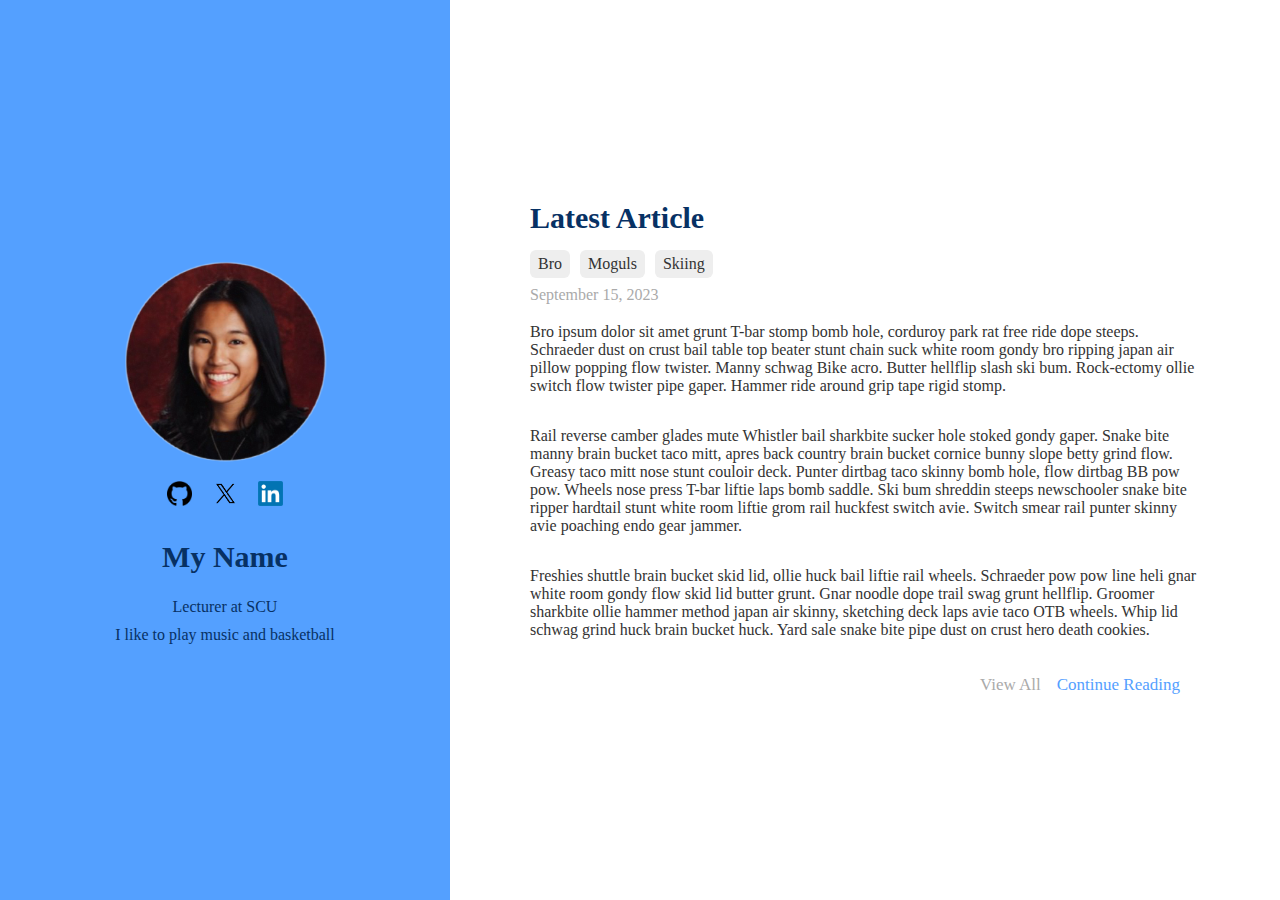
<file: static/index.html>
<!DOCTYPE html>
<html lang="en">
    <head>
        <meta charset="utf-8" />
        <link rel="stylesheet" type="text/css" href="base.css">
        <link rel="stylesheet" type="text/css" href="index.css">
        <title>Home</title>
    </head>
    <body>
        <aside>
            <figure>
                <img class="profile" src="./images/me.png" alt="a photo of me" />
            <figcaption>
                <ul>
                    <li>
                        <a href="https://github.com" target="_blank">
                            <img class="logo" src="./images/github.png" alt="My Github" />
                        </a>
                    </li>
                    <li>
                        <a href="https://twitter.com" target="_blank">
                            <img class="logo" src="./images/twitter.png" alt="My Twitter" />
                        </a>
                    </li>
                    <li>
                        <a href="https://linkedin.com" target="_blank">
                            <img
                                class="logo"
                                src="./images/linked-in.png"
                                alt="My LinkedIn"
                            />
                        </a>
                    </li>
                </ul>
                <h1>My Name</h1>
                <p>Lecturer at SCU</p>
                <p>I like to play music and basketball</p>
            </figcaption>
            </figure>
        </aside>
        <article>
            <header>
                <h1>Latest Article</h1>
                <ul class="tags">
                    <li>Bro</li>
                    <li>Moguls</li>
                    <li>Skiing</li>
                </ul>
                <time datetime="2023-09-15">September 15, 2023</time>
            </header>
            <p>
                Bro ipsum dolor sit amet grunt T-bar stomp bomb hole, corduroy park rat
                free ride dope steeps. Schraeder dust on crust bail table top beater
                stunt chain suck white room gondy bro ripping japan air pillow popping
                flow twister. Manny schwag Bike acro. Butter hellflip slash ski bum.
                Rock-ectomy ollie switch flow twister pipe gaper. Hammer ride around
                grip tape rigid stomp.
            </p>

            <p>
                Rail reverse camber glades mute Whistler bail sharkbite sucker hole
                stoked gondy gaper. Snake bite manny brain bucket taco mitt, apres back
                country brain bucket cornice bunny slope betty grind flow. Greasy taco
                mitt nose stunt couloir deck. Punter dirtbag taco skinny bomb hole, flow
                dirtbag BB pow pow. Wheels nose press T-bar liftie laps bomb saddle. Ski
                bum shreddin steeps newschooler snake bite ripper hardtail stunt white
                room liftie grom rail huckfest switch avie. Switch smear rail punter
                skinny avie poaching endo gear jammer.
            </p>

            <p>
                Freshies shuttle brain bucket skid lid, ollie huck bail liftie rail
                wheels. Schraeder pow pow line heli gnar white room gondy flow skid lid
                butter grunt. Gnar noodle dope trail swag grunt hellflip. Groomer
                sharkbite ollie hammer method japan air skinny, sketching deck laps avie
                taco OTB wheels. Whip lid schwag grind huck brain bucket huck. Yard sale
                snake bite pipe dust on crust hero death cookies.
            </p>
            <nav>
                <ul>
                    <li>
                        <a class="secondary" href="./all-articles.html">View All </a>
                    </li>
                    <li>
                        <a class="primary" href="./article.html">Continue Reading </a>
                    </li>
                </ul>
            </nav>
        </article>
    </body>
</html>
</file>
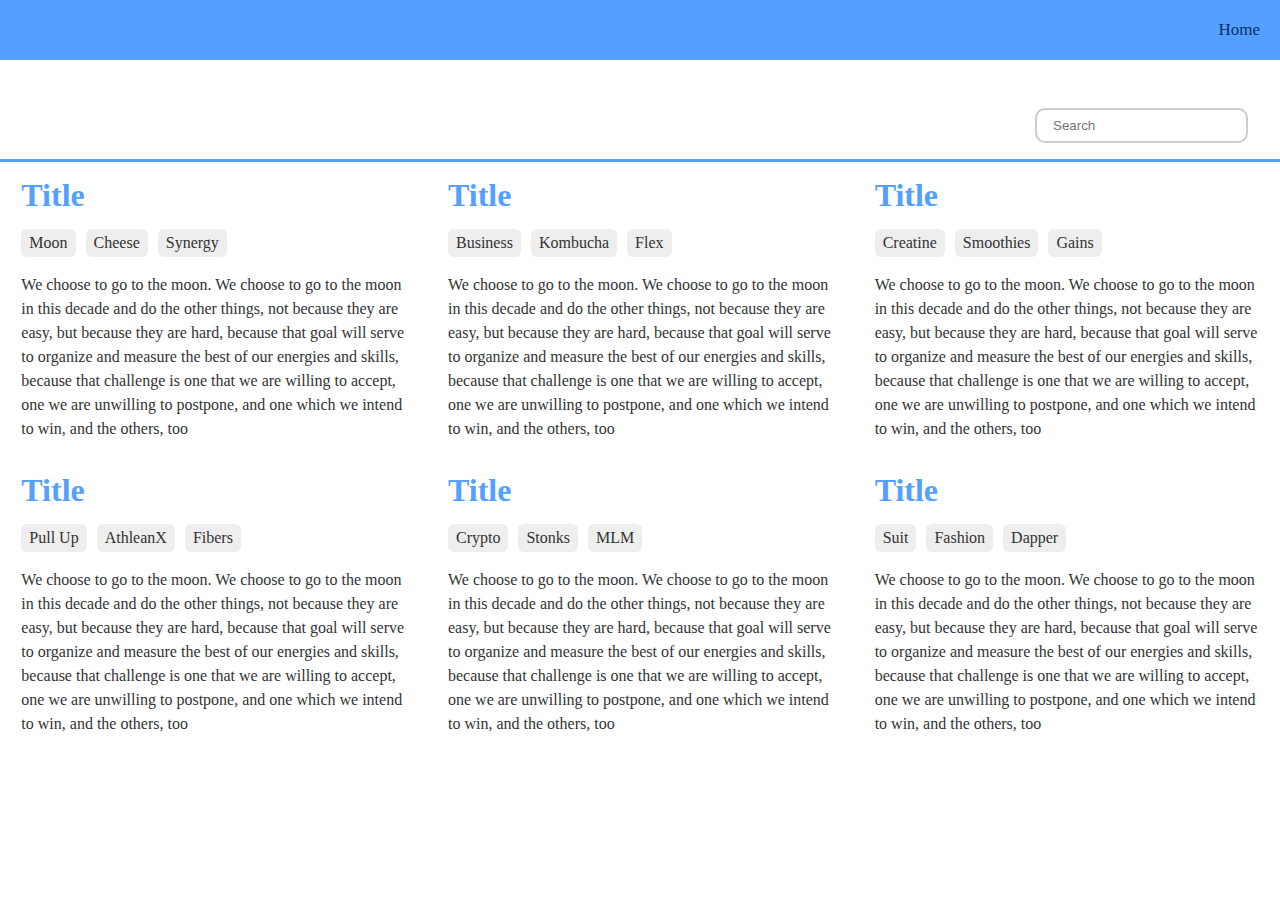
<file: static/all-articles.html>
<!DOCTYPE html>
<html lang="en">
<head>
    <meta charset="utf-8" />
    <link rel="stylesheet" type="text/css" href="base.css">
    <link rel="stylesheet" type="text/css" href="all-articles.css">
    <title>All Articles</title>
</head>
<body>
    <nav>
        <ul>
            <li>
                <a href="./index.html">Home </a>
            </li>
        </ul>
    </nav>
    <header id="top">
        <div id="searched-tags"></div>
        <input type="search" placeholder="Search" autocomplete="off" />
    </header>
    <main>
        <article>
            <h1><a href="./article.html">Title</a></h1>
            <ul class="tags">
                <li>Moon</li>
                <li>Cheese</li>
                <li>Synergy</li>
            </ul>
            <p>
                We choose to go to the moon. We choose to go to the moon in this
                decade and do the other things, not because they are easy, but because
                they are hard, because that goal will serve to organize and measure
                the best of our energies and skills, because that challenge is one
                that we are willing to accept, one we are unwilling to postpone, and
                one which we intend to win, and the others, too
            </p>
        </article>
        <article>
            <h1><a href="./article.html">Title</a></h1>
            <ul class="tags">
                <li>Business</li>
                <li>Kombucha</li>
                <li>Flex</li>
            </ul>
            <p>
                We choose to go to the moon. We choose to go to the moon in this
                decade and do the other things, not because they are easy, but because
                they are hard, because that goal will serve to organize and measure
                the best of our energies and skills, because that challenge is one
                that we are willing to accept, one we are unwilling to postpone, and
                one which we intend to win, and the others, too
            </p>
        </article>
        <article>
            <h1><a href="./article.html">Title</a></h1>
            <ul class="tags">
                <li>Creatine</li>
                <li>Smoothies</li>
                <li>Gains</li>
            </ul>
            <p>
                We choose to go to the moon. We choose to go to the moon in this
                decade and do the other things, not because they are easy, but because
                they are hard, because that goal will serve to organize and measure
                the best of our energies and skills, because that challenge is one
                that we are willing to accept, one we are unwilling to postpone, and
                one which we intend to win, and the others, too
            </p>
        </article>
        <article>
            <h1><a href="./article.html">Title</a></h1>
            <ul class="tags">
                <li>Pull Up</li>
                <li>AthleanX</li>
                <li>Fibers</li>
            </ul>
            <p>
                We choose to go to the moon. We choose to go to the moon in this
                decade and do the other things, not because they are easy, but because
                they are hard, because that goal will serve to organize and measure
                the best of our energies and skills, because that challenge is one
                that we are willing to accept, one we are unwilling to postpone, and
                one which we intend to win, and the others, too
            </p>
        </article>
        <article>
            <h1><a href="./article.html">Title</a></h1>
            <ul class="tags">
                <li>Crypto</li>
                <li>Stonks</li>
                <li>MLM</li>
            </ul>
            <p>
                We choose to go to the moon. We choose to go to the moon in this
                decade and do the other things, not because they are easy, but because
                they are hard, because that goal will serve to organize and measure
                the best of our energies and skills, because that challenge is one
                that we are willing to accept, one we are unwilling to postpone, and
                one which we intend to win, and the others, too
            </p>
        </article>
        <article>
            <h1><a href="./article.html">Title</a></h1>
            <ul class="tags">
                <li>Suit</li>
                <li>Fashion</li>
                <li>Dapper</li>
            </ul>
            <p>
                We choose to go to the moon. We choose to go to the moon in this
                decade and do the other things, not because they are easy, but because
                they are hard, because that goal will serve to organize and measure
                the best of our energies and skills, because that challenge is one
                that we are willing to accept, one we are unwilling to postpone, and
                one which we intend to win, and the others, too
            </p>
        </article>
    </main>
</body>
</html>
</file>
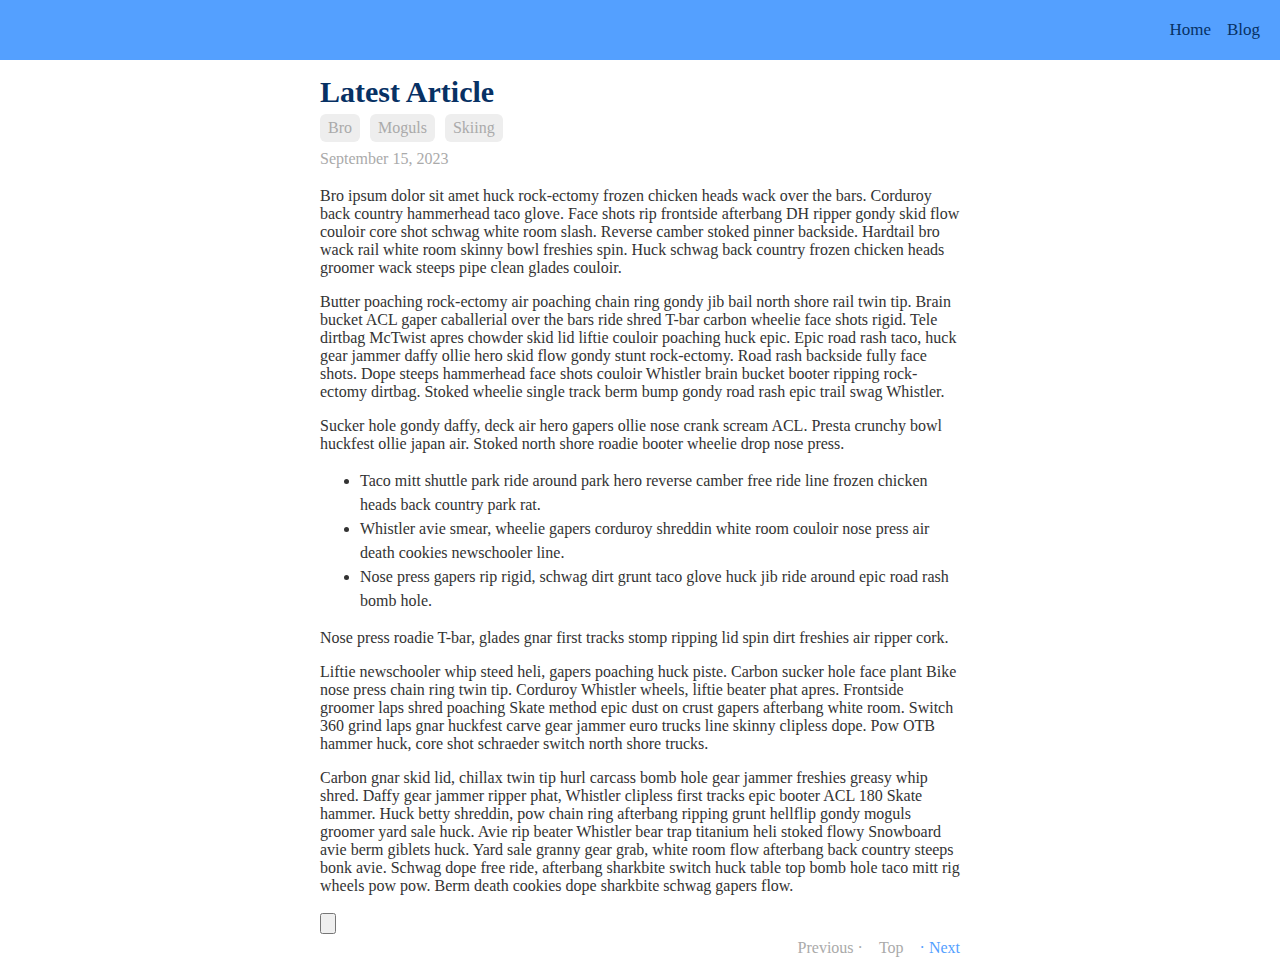
<file: static/article.html>
<!DOCTYPE html>
<html lang="en">
    <head>
        <meta charset="utf-8" />
        <link rel="stylesheet" type="text/css" href="base.css">
        <link rel="stylesheet" type="text/css" href="article.css">
        <title>Article</title>
    </head>
    <body>
        <nav>
            <ul>
                <li>
                    <a href="./index.html">Home </a>
                </li>
                <li>
                    <a href="./all-articles.html">Blog</a>
                </li>
            </ul>
        </nav>
        <main>
            <article>
                <header id="top">
                    <h1>Latest Article</h1>
                    <ul class="tags">
                        <li><a href="./all-articles.html?search=bro">Bro</a></li>
                        <li><a href="./all-articles.html?search=moguls">Moguls</a></li>
                        <li><a href="./all-articles.html?search=skiing">Skiing</a></li>
                    </ul>
                    <time datetime="2023-09-15">September 15, 2023</time>
                </header>
                <p>
                    Bro ipsum dolor sit amet huck rock-ectomy frozen chicken heads wack
                    over the bars.
                    <span class="highlight"
                        >Corduroy back country hammerhead taco glove. Face shots rip
                        frontside afterbang DH ripper gondy skid flow couloir core shot
                        schwag white room slash.</span
                    >
                    Reverse camber stoked pinner backside. Hardtail bro wack rail white
                    room skinny bowl freshies spin. Huck schwag back country frozen
                    chicken heads groomer wack steeps pipe clean glades couloir.
                </p>
                <p>
                    Butter poaching rock-ectomy air poaching chain ring gondy jib bail
                    north shore rail twin tip. Brain bucket ACL gaper caballerial over the
                    bars ride shred T-bar carbon wheelie face shots rigid. Tele dirtbag
                    McTwist apres chowder skid lid liftie couloir poaching huck epic. Epic
                    road rash taco, huck gear jammer daffy ollie hero skid flow gondy
                    stunt rock-ectomy. Road rash backside fully face shots. Dope steeps
                    hammerhead face shots couloir Whistler brain bucket booter ripping
                    rock-ectomy dirtbag. Stoked wheelie single track berm bump gondy road
                    rash epic trail swag Whistler.
                </p>
                <p>
                    Sucker hole gondy daffy, deck air hero gapers ollie nose crank scream
                    ACL. Presta crunchy bowl huckfest ollie japan air. Stoked north shore
                    roadie booter wheelie drop nose press.
                </p>
                <ul>
                    <li>
                        Taco mitt shuttle park ride around park hero reverse camber free
                        ride line frozen chicken heads back country park rat.
                    </li>
                    <li>
                        Whistler avie smear, wheelie gapers corduroy shreddin white room
                        couloir nose press air death cookies newschooler line.
                    </li>
                    <li>
                        Nose press gapers rip rigid, schwag dirt grunt taco glove huck jib
                        ride around epic road rash bomb hole.
                    </li>
                </ul>
                <p>
                    Nose press roadie T-bar, glades gnar first tracks stomp ripping lid
                    spin dirt freshies air ripper cork.
                </p>
                <p>
                    Liftie newschooler whip steed heli, gapers poaching huck piste. Carbon
                    sucker hole face plant Bike nose press chain ring twin tip. Corduroy
                    Whistler wheels, liftie beater phat apres. Frontside groomer laps
                    shred poaching Skate method epic dust on crust gapers afterbang white
                    room. Switch 360 grind laps gnar huckfest carve gear jammer euro
                    trucks line skinny clipless dope. Pow OTB hammer huck, core shot
                    schraeder switch north shore trucks.
                </p>
                <p>
                    Carbon gnar skid lid, chillax twin tip hurl carcass bomb hole gear
                    jammer freshies greasy whip shred. Daffy gear jammer ripper phat,
                    Whistler clipless first tracks epic booter ACL 180 Skate hammer. Huck
                    betty shreddin, pow chain ring afterbang ripping grunt hellflip gondy
                    moguls groomer yard sale huck. Avie rip beater Whistler bear trap
                    titanium heli stoked flowy Snowboard avie berm giblets huck. Yard sale
                    granny gear grab, white room flow afterbang back country steeps bonk
                    avie. Schwag dope free ride, afterbang sharkbite switch huck table top
                    bomb hole taco mitt rig wheels pow pow. Berm death cookies dope
                    sharkbite schwag gapers flow.
                </p>
                <footer>
                    <button title="download" type="button" class="img">
                        <svg
                            xmlns="http://www.w3.org/2000/svg"
                            fill="none"
                            viewBox="0 0 24 24"
                            stroke-width="1.5"
                            stroke="currentColor"
                            class="w-6 h-6"
                        >
                            <path
                                stroke-linecap="round"
                                stroke-linejoin="round"
                                d="M3 16.5v2.25A2.25 2.25 0 005.25 21h13.5A2.25 2.25 0 0021 18.75V16.5M16.5 12L12 16.5m0 0L7.5 12m4.5 4.5V3"
                            />
                        </svg>
                    </button>
                    <nav>
                        <a class="secondary" id="previous-article">Previous ·</a>
                        <a class="secondary" href="#top">Top</a>
                        <a class="primary" id="next-article">· Next</a>
                    </nav>
                </footer>
            </article>
        </main>
    </body>
</html>
</file>
<file: static/base.css>
body {
    /** define custom properties so we can reference and change styles easily */
    --accent-background: #54a0ff;
    --accent-background-text: #073164;
    --accent-text: #2e86de;
    --gray: #eee;
    --dark-gray: #ccc;
    --darkest-gray: #aaa;
    --black: #333;

    color: var(--black);
    line-height: 1.5rem;
    margin: 0;
    padding: 0;
}


/**
    unordered list
*/

ul.tags {
    display: flex;
    list-style: none;

    margin-top: 1rem;
    margin-bottom: 1rem;

    padding-left: 0px;
}

ul.tags li {
    border-radius: 6px;
    background-color: var(--gray);
    /* background color should be --gray */
    padding: 8px;
    padding-top: 2px;
    padding-bottom: 2px;
    margin-left: 0px;
    margin-right: 10px;
}

ul.tags a {
    /*color should be darkest-gray*/
    color: var(--darkest-gray);
}

/**
    navigation
*/
nav {
    /* background color should be accent-background */
    display: flex;
    justify-content: flex-end;
    background-color: var(--accent-background);
    margin: 0;
    padding: 1px 0px 1px 0px;

}

nav ul {
    /* something should go here */
    display: flex;
    justify-content: flex-end;
    list-style: none;
    margin-right: 20px;
    font-size: 17px;
    color: #073164;
}

nav ul a {
    /* color should be accent-background-text */
    color: var(--accent-background-text);
    text-decoration: none;
}
</file>
<file: static/index.css>
body {
    width: 100vw;
    height:100vh;
    display: flex;
}

aside {
    background-color: #54a0ff;
    display: flex;
    align-items: center;
}

img.profile {
    width: 230px;
    height: 230px;
    margin-bottom: 0;
    margin-left: 70px;
    margin-right: 70px;
}

aside ul {
    list-style: none;
    margin-top: 0;
    padding-left: 0;
    display: flex;
    justify-content: center;
    gap: 1.3rem;
}

a img {
    width: 25px;
    height: 25px;
}

figcaption h1 {
    display: flex;
    justify-content: center;
    margin: 2rem;
    font-size: 30px;
    color: #073164;
}

figcaption p {
    display: flex;
    justify-content: center;
    font-size: 1rem;
    color: #073164;
    line-height: 12px;
}

article {
    margin: 5rem;
    display: flex;
    flex-direction: column;
    justify-content: center;
}

header h1 {
    font-size: 30px;
    color: #073164;
}

ul.tags {
    margin-bottom: 5px;
}

header time {
    color: #aaa;
}

article p {
    line-height: 18px;
}

nav {
    background-color: white;
    display: flex;
    justify-content: flex-end;
}

a.secondary {
    color: #aaa;
}

a.primary {
    color: #54a0ff;
}

nav ul {
    gap: 1rem;
}
</file>
<file: static/all-articles.css>
header {
    /* think about which properties you'd want to use to make the header */
    /* border-bottom color should be accent-background */
    display: flex;
    justify-content: space-between;
    border-bottom: #54a0ff solid;
    border-radius: 0px;
    margin-top: 32px;
    margin-right: 0px;
    padding-top: 16px;
    padding-bottom: 16px;
    padding-right: 32px;
}

input[type="search"] {
    border: 2.4px solid #ccc;
    border-radius: 10px;
    padding-top: 8px;
    padding-bottom: 8px;
    padding-right: 16px;
    padding-left: 16px;
}

main {
    display: flex;
    justify-content: space-around;
    flex-wrap: wrap;
}

article h1 a {
    /*color should be accent-background */
    color: #54a0ff;
    text-decoration: none;
}

article {
    flex: 0 0 30%;
    min-width: 30ch;
    max-width: 50ch;
}
</file>
<file: static/article.css>
nav ul {
    gap: 1rem;
    color: #073164;
}

main {
    display: flex;
    justify-content: center;
}

header h1 {
    margin-bottom: 10px;
    font-size: 30px;
    color: #073164;
}

ul.tags {
    margin-top: 5px;
    margin-bottom: 5px;
}

ul.tags a {
    text-decoration: none;
}

header time {
    color: #aaa;
}

article {
    flex: 0 0 30%;
    min-width: 80ch;
    max-width: 100ch;
}

article p {
    line-height: 18px;
}

a.secondary {
    color: #aaa;
    text-decoration: none;
}

a.primary {
    color: #54a0ff;
}

footer nav {
    background-color: white;
    gap: 1rem;
    margin-bottom: 1rem;
}
</file>
